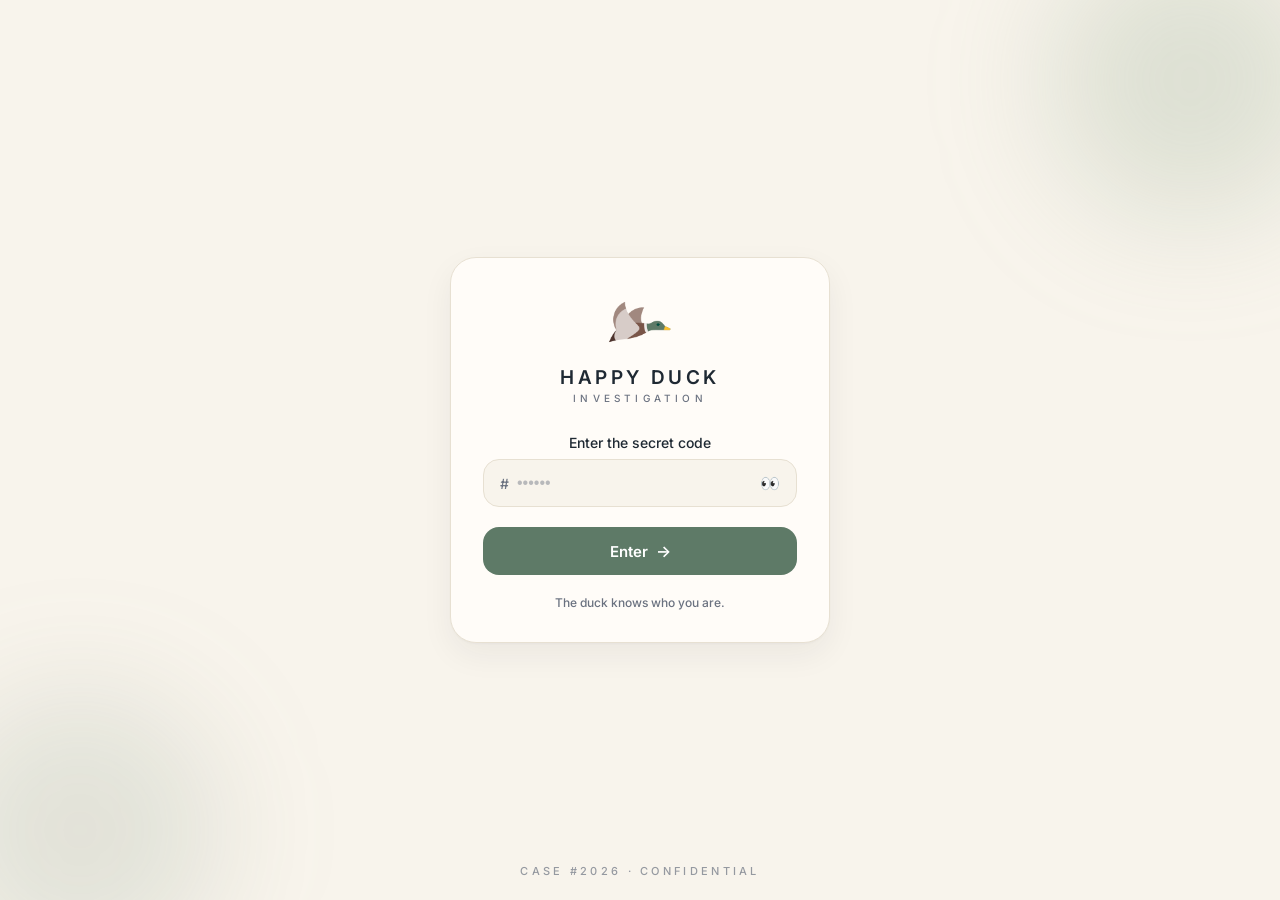
<file: 2026/index.html>
<!doctype html>
<html lang="en">
  <head>
    <meta charset="UTF-8" />
    <meta name="viewport" content="width=device-width, initial-scale=1" />
    <title>Happy Duck Investigation</title>
    <meta name="description" content="A confidential birthday mystery." />

    <!-- Apply saved dark-mode preference before first paint, so
         there's no light->dark flash on load. -->
    <script>
      (function () {
        try {
          if (localStorage.getItem("hd-theme") === "dark") {
            document.documentElement.setAttribute("data-theme", "dark");
          }
        } catch (e) {}
      })();
    </script>

    <!-- Favicon -->
    <link rel="icon" type="image/png" href="assets/favicon.png" />

    <!-- Google Fonts: Fraunces (titles), Inter (UI), JetBrains Mono (coords) -->
    <link rel="preconnect" href="https://fonts.googleapis.com" />
    <link rel="preconnect" href="https://fonts.gstatic.com" crossorigin />
    <link
      href="https://fonts.googleapis.com/css2?family=Fraunces:opsz,wght@9..144,500;9..144,600&family=Inter:wght@400;500;600&family=JetBrains+Mono:wght@500;700&display=swap"
      rel="stylesheet"
    />

    <!-- Our styles -->
    <link rel="stylesheet" href="css/styles.css" />
  </head>
  <body class="page-centered">
    <!-- Soft ambient background blobs (pure decoration) -->
    <div class="blob blob--green"></div>
    <div class="blob blob--olive"></div>

    <main class="card login-card" role="main">
      <!-- Logo + wordmark. Tapping the duck toggles dark mode. -->
      <div class="logo-block">
        <button
          id="theme-toggle"
          class="logo-btn"
          type="button"
          aria-label="Toggle dark mode"
          aria-pressed="false"
        >
          <img
            id="logo"
            class="logo"
            src="assets/logo.png"
            alt="Happy Duck logo"
          />
        </button>
        <div class="wordmark">
          <span class="wordmark__title">HAPPY DUCK</span>
          <span class="wordmark__sub">INVESTIGATION</span>
        </div>
      </div>

      <form id="login-form" class="login-form" novalidate>
        <label for="password" class="field-label">Enter the secret code</label>

        <div class="input-wrap">
          <span class="input-wrap__icon" aria-hidden="true">#</span>
          <input
            id="password"
            name="password"
            type="password"
            inputmode="numeric"
            autocomplete="off"
            placeholder="••••••"
            class="input"
            required
          />
          <button
            type="button"
            id="toggle-pw"
            class="input-wrap__toggle"
            aria-label="Show or hide code"
          >
            👀
          </button>
        </div>

        <!-- Error message, hidden until needed -->
        <p id="error" class="error-text" role="alert" hidden>
          Quack! Wrong code.
        </p>

        <button type="submit" id="submit" class="btn btn--primary btn--block">
          <span class="btn__label">Enter</span>
          <span class="btn__arrow" aria-hidden="true">→</span>
        </button>

        <p class="hint">The duck knows who you are.</p>
      </form>
    </main>

    <p class="footer-tag">CASE #2026 · CONFIDENTIAL</p>

    <!-- Shared helpers first, then this page's script -->
    <script src="js/shared.js"></script>
    <script src="js/login.js"></script>
  </body>
</html>
</file>
<file: 2026/css/styles.css>
/* ============================================================
   HAPPY DUCK INVESTIGATION — STYLES
   ------------------------------------------------------------
   Organised top-to-bottom:
   1. Design tokens (colors, fonts) as CSS variables
   2. Base / reset
   3. Reusable pieces (buttons, cards, inputs)
   4. Layout helpers
   5. Page-specific sections
   ============================================================ */

/* ---- 1. Design tokens ------------------------------------- */
:root {
  --bg: #f8f4ec;
  --card: #fffcf8;
  --primary: #5e7a67;
  --primary-dark: #4e6857;
  --secondary: #91a88c;
  --ink: #1f2933;
  --muted: #6b7280;
  --line: #e7e0d2;
  --accent: #e8a54b;
  --danger: #c05b4d;

  --font-display: "Fraunces", Georgia, serif;
  --font-sans: "Inter", system-ui, sans-serif;
  --font-mono: "JetBrains Mono", ui-monospace, monospace;

  --radius: 18px;
  --radius-lg: 26px;
  --shadow-card:
    0 1px 2px rgba(31, 41, 51, 0.03), 0 12px 32px rgba(31, 41, 51, 0.06);
  --shadow-lift: 0 20px 50px rgba(31, 41, 51, 0.12);

  --header-bg: rgba(248, 244, 236, 0.85);
  --card-translucent: rgba(255, 252, 248, 0.9);
}

/* ---- 1b. Dark theme (opt-in via [data-theme="dark"] on <html>) --
   Same tokens, night palette. Everything else in the file reads
   these variables, so most of the site repaints for free — the
   few hardcoded translucent backgrounds get their own overrides
   further down. */
:root[data-theme="dark"] {
  --bg: #14181a;
  --card: #1e2528;
  --primary: #82a68e;
  --primary-dark: #99bba4;
  --secondary: #5f7867;
  --ink: #f1efe9;
  --muted: #9aa3a8;
  --line: #2b3336;
  --accent: #e8a54b;
  --danger: #e2836f;

  --shadow-card: 0 1px 2px rgba(0, 0, 0, 0.2), 0 12px 32px rgba(0, 0, 0, 0.35);
  --shadow-lift: 0 20px 50px rgba(0, 0, 0, 0.5);

  --header-bg: rgba(20, 24, 26, 0.85);
  --card-translucent: rgba(30, 37, 40, 0.9);
}

/* Smooth crossfade when the toggle flips */
body,
.header,
.tabbar,
.card,
.menu__panel,
.modal__panel,
.room,
.clue-card,
.pill,
.input-wrap {
  transition:
    background-color 0.25s ease,
    border-color 0.25s ease,
    color 0.25s ease;
}

/* ---- 2. Base / reset -------------------------------------- */
*,
*::before,
*::after {
  box-sizing: border-box;
  margin: 0;
  padding: 0;
}

html,
body {
  background: var(--bg);
  color: var(--ink);
  font-family: var(--font-sans);
  font-size: 14px;
  font-weight: 500;
  -webkit-font-smoothing: antialiased;
  min-height: 100dvh;
}

a {
  color: inherit;
  text-decoration: none;
}

/* Ensure the hidden attribute always wins, even over our
   display:flex rules on .modal / .menu. Without this, a hidden
   overlay would still capture clicks across the page. */
[hidden] {
  display: none !important;
}

button {
  font-family: inherit;
  cursor: pointer;
}

/* Visible focus ring for keyboard users */
:where(a, button, input, [tabindex]):focus-visible {
  outline: 2.5px solid var(--primary);
  outline-offset: 2px;
  border-radius: 10px;
}

/* Respect reduced-motion preference */
@media (prefers-reduced-motion: reduce) {
  * {
    animation-duration: 0.001ms !important;
    transition-duration: 0.001ms !important;
  }
}

/* ---- 3. Reusable pieces ----------------------------------- */

/* Buttons */
.btn {
  display: inline-flex;
  align-items: center;
  justify-content: center;
  gap: 8px;
  height: 48px;
  padding: 0 24px;
  border: none;
  border-radius: 16px;
  font-size: 15px;
  font-weight: 600;
  transition:
    background-color 0.15s ease,
    transform 0.05s ease,
    opacity 0.15s ease;
}
.btn:active {
  transform: scale(0.99);
}
.btn--block {
  width: 100%;
}
.btn--primary {
  background: var(--primary);
  color: #fff;
}
.btn--primary:hover {
  background: var(--primary-dark);
}
.btn--primary:disabled {
  opacity: 0.5;
  cursor: default;
}
.btn--ghost {
  background: transparent;
  color: var(--ink);
  border: 1px solid var(--line);
}
.btn--ghost:hover {
  background: rgba(0, 0, 0, 0.03);
}
.btn--danger {
  background: transparent;
  color: var(--danger);
  border: 1px solid rgba(192, 91, 77, 0.3);
}
.btn--danger:hover {
  background: rgba(192, 91, 77, 0.05);
}
.btn__arrow {
  font-size: 16px;
}

/* Cards */
.card {
  background: var(--card);
  border: 1px solid var(--line);
  border-radius: var(--radius-lg);
  box-shadow: var(--shadow-card);
}
.pad {
  padding: 18px;
}

/* Inputs */
.field-label {
  display: block;
  font-size: 14px;
  font-weight: 500;
  color: var(--ink);
  text-align: center;
}
.input-wrap {
  display: flex;
  align-items: center;
  gap: 8px;
  height: 48px;
  padding: 0 16px;
  border: 1px solid var(--line);
  border-radius: 16px;
  background: var(--bg);
  overflow: hidden;
}
.input-wrap__icon {
  color: var(--muted);
}
.input-wrap__toggle {
  background: none;
  border: none;
  color: var(--muted);
  font-size: 16px;
  flex-shrink: 0;
}
.input {
  flex: 1;
  height: 100%;
  border: none;
  background: transparent;
  outline: none;
  font-size: 16px;
  color: var(--ink);
}
.input::placeholder {
  color: rgba(107, 114, 128, 0.45);
}
.input.mono,
.mono {
  font-family: var(--font-mono);
  letter-spacing: 0.15em;
}

/* Small text helpers */
.muted {
  color: var(--muted);
}
.small {
  font-size: 12px;
}
.strong {
  font-weight: 600;
  color: var(--ink);
}
.eyebrow {
  font-size: 11px;
  font-weight: 600;
  letter-spacing: 0.2em;
  text-transform: uppercase;
  color: var(--muted);
}
.error-text {
  margin-top: 8px;
  font-size: 14px;
  font-weight: 500;
  color: var(--danger);
  text-align: center;
}
.hint {
  margin-top: 20px;
  text-align: center;
  font-size: 12px;
  color: var(--muted);
}

/* ---- 4. Layout helpers ------------------------------------ */
.page-centered {
  position: relative;
  display: flex;
  /* NOT align-items:center — a flex item taller than the viewport gets
     centred, which pushes its top out of reach and can't be scrolled
     back to. flex-start + `margin:auto` on the child centres short
     pages exactly the same way, and lets tall ones scroll. */
  align-items: flex-start;
  justify-content: center;
  padding: 24px;
  /* Was `overflow:hidden`, which existed only to crop the blobs — but on
     <body> it also killed vertical scrolling. Clip sideways only. */
  overflow-x: clip;
}
.page-centered > main {
  margin: auto;
}
.row-between {
  display: flex;
  align-items: center;
  justify-content: space-between;
}

/* Ambient blurred blobs */
.blob {
  /* Fixed, not absolute: the negative offsets below would otherwise
     extend the scrollable area past the content now that <body> no
     longer clips its overflow. */
  position: fixed;
  width: 280px;
  height: 280px;
  border-radius: 50%;
  filter: blur(60px);
  pointer-events: none;
}
.blob--green {
  background: rgba(145, 168, 140, 0.25);
  top: -60px;
  right: -50px;
}
.blob--olive {
  background: rgba(94, 122, 103, 0.14);
  bottom: -70px;
  left: -60px;
}

/* Logo sizing (the .logo element is the <img src="assets/logo.png"> itself) */
.logo {
  width: 64px;
  height: 64px;
  display: block;
  object-fit: contain;
}
.logo--sm {
  width: 26px;
  height: 26px;
}
.logo--xs {
  width: 22px;
  height: 22px;
}
.logo--float {
  animation: float 3s ease-in-out infinite;
}
@keyframes float {
  0%,
  100% {
    transform: translateY(0);
  }
  50% {
    transform: translateY(-6px);
  }
}

/* Soft white halo around the duck silhouette in dark mode — the
   PNG is transparent outside the duck shape, so drop-shadow traces
   its outline instead of boxing it. Layered for a glow falloff. */
[data-theme="dark"] .logo {
  filter: drop-shadow(0 0 2px rgba(255, 255, 255, 0.2))
    drop-shadow(0 0 8px rgba(255, 255, 255, 0.2))
    drop-shadow(0 0 18px rgba(255, 255, 255, 0.2));
}

/* Wordmark */
.wordmark {
  text-align: center;
  margin-top: 12px;
}
.wordmark--left {
  text-align: left;
  margin-top: 0;
}
.wordmark__title {
  display: block;
  font-family: var(--font-sans);
  letter-spacing: 0.18em;
  font-weight: 600;
  font-size: 19px;
  color: var(--ink);
}
.wordmark__sub {
  display: block;
  font-size: 10px;
  letter-spacing: 0.42em;
  color: var(--muted);
  margin-top: 3px;
}

.intro .logo {
  margin: 0 auto;
}

/* ---- 5. Page: Login --------------------------------------- */
/* Tappable duck — toggles dark mode (login, intro, final). Plain
   button reset, wrapped tightly around the <img class="logo">, so
   it inherits that element's sizing exactly. display:block +
   margin:auto (rather than leaning on the parent's text-align)
   centers it reliably and forces its own line — a default button
   is inline-block and would otherwise sit shoulder-to-shoulder
   with whatever inline content follows it (e.g. final.html's
   "case isn't solved" pill). */
.logo-btn {
  display: block;
  margin: 0 auto;
  border: none;
  background: none;
  padding: 0;
  cursor: pointer;
  border-radius: 50%;
  transition: transform 0.15s ease;
}
.logo-btn:hover {
  transform: scale(1.06);
}
.logo-btn:active {
  transform: scale(0.95);
}
.login-card {
  width: 100%;
  max-width: 380px;
  padding: 32px;
  position: relative;
}
.logo-block {
  display: flex;
  flex-direction: column;
  align-items: center;
}
.login-form {
  margin-top: 30px;
}
.login-form .input-wrap {
  margin-top: 8px;
}
.login-form .btn {
  margin-top: 20px;
}
.footer-tag {
  position: absolute;
  bottom: 22px;
  font-size: 11px;
  letter-spacing: 0.3em;
  color: rgba(107, 114, 128, 0.7);
}

/* ---- 5. Page: Intro --------------------------------------- */
.case-tag {
  position: absolute;
  top: 24px;
  left: 0;
  right: 0;
  text-align: center;
  font-size: 11px;
  letter-spacing: 0.35em;
  color: var(--muted);
}
.intro {
  position: relative;
  max-width: 340px;
  text-align: center;
}
.intro__title {
  margin-top: 28px;
  font-family: var(--font-sans);
  font-weight: 500;
  font-size: 26px;
  line-height: 1.35;
  color: var(--ink);
}
.intro__text {
  margin: 16px auto 0;
  max-width: 280px;
  font-size: 15px;
  line-height: 1.6;
  color: var(--muted);
}
.intro__cta {
  margin-top: 30px;
}

/* ---- 5. Page: Dashboard — header -------------------------- */
.header {
  position: sticky;
  top: 0;
  z-index: 30;
  border-bottom: 1px solid var(--line);
  background: var(--header-bg);
  backdrop-filter: blur(8px);
}
.header__inner {
  max-width: 640px;
  margin: 0 auto;
  padding: 12px 16px;
  display: flex;
  align-items: center;
  justify-content: space-between;
}
.header__left {
  display: flex;
  align-items: center;
  gap: 8px;
}
/* .logo-btn's centering margin is for standalone pages (login,
   intro, final) — inside this flex row it would fight the row's
   own layout, so drop it back to 0 here. */
.header__left .logo-btn {
  margin: 0;
}
.header__right {
  display: flex;
  align-items: center;
  gap: 10px;
}
.header__title {
  font-family: var(--font-sans);
  font-size: 13px;
  letter-spacing: 0.14em;
  font-weight: 600;
}
.header__case {
  font-size: 10px;
  letter-spacing: 0.2em;
  color: var(--muted);
}
.icon-btn {
  display: grid;
  place-items: center;
  width: 40px;
  height: 40px;
  border: none;
  background: none;
  border-radius: 12px;
  font-size: 20px;
  color: var(--ink);
}
.icon-btn:hover {
  background: rgba(0, 0, 0, 0.04);
}

/* ---- Dashboard — slide-out menu --------------------------- */
.menu {
  position: fixed;
  inset: 0;
  z-index: 50;
}
.menu__backdrop {
  position: absolute;
  inset: 0;
  background: rgba(31, 41, 51, 0.3);
  backdrop-filter: blur(2px);
  animation: fade 0.2s ease;
}
.menu__panel {
  position: absolute;
  left: 0;
  top: 0;
  height: 100%;
  width: 82%;
  max-width: 360px;
  background: var(--card);
  box-shadow: var(--shadow-lift);
  padding: 24px;
  display: flex;
  flex-direction: column;
  animation: slide-in 0.28s cubic-bezier(0.2, 0.9, 0.3, 1);
}
@keyframes slide-in {
  from {
    transform: translateX(-100%);
  }
  to {
    transform: translateX(0);
  }
}
@keyframes fade {
  from {
    opacity: 0;
  }
  to {
    opacity: 1;
  }
}
.menu__head {
  display: flex;
  align-items: center;
  justify-content: space-between;
}
.menu__nav {
  display: flex;
  flex-direction: column;
  gap: 2px;
  margin-top: 4px;
}
.menu__item {
  display: flex;
  align-items: center;
  gap: 12px;
  width: 100%;
  padding: 12px;
  border: none;
  background: none;
  border-radius: 12px;
  text-align: left;
  font-size: 15px;
  font-weight: 500;
  color: var(--ink);
}
.menu__item span {
  color: var(--primary);
}
.menu__item:hover {
  background: rgba(0, 0, 0, 0.03);
}
.menu__item--danger {
  color: var(--danger);
}
.menu__item--danger span {
  color: var(--danger);
}
.menu__nav:first-of-type {
  margin-top: 32px;
}
.menu__divider {
  height: 1px;
  background: var(--line);
  margin: 16px 0;
}
.menu__foot {
  margin-top: auto;
  display: flex;
  align-items: center;
  gap: 12px;
  padding-top: 24px;
  color: var(--muted);
  font-size: 14px;
}
.menu__h2 {
  margin-top: 40px;
  font-family: var(--font-sans);
  font-size: 20px;
  font-weight: 600;
}
.menu__p {
  margin-top: 8px;
  font-size: 15px;
  line-height: 1.55;
  color: var(--muted);
}
.menu__p--small {
  margin-top: 12px;
  font-size: 13px;
}
.menu__actions {
  margin-top: 24px;
  display: flex;
  gap: 12px;
}
.menu__actions .btn {
  flex: 1;
}

/* Dark mode row (same rhythm as .menu__item) */
.menu__theme {
  display: flex;
  align-items: center;
  justify-content: space-between;
  padding: 12px;
}
.menu__theme-label {
  display: flex;
  align-items: center;
  gap: 12px;
  font-size: 15px;
  font-weight: 500;
  color: var(--ink);
}
.menu__theme-label span {
  color: var(--primary);
}

.switch {
  position: relative;
  flex-shrink: 0;
  width: 44px;
  height: 26px;
  padding: 3px;
  border: none;
  border-radius: 99px;
  background: var(--line);
  transition: background-color 0.2s ease;
}
.switch__thumb {
  display: block;
  width: 20px;
  height: 20px;
  border-radius: 50%;
  background: #fff;
  box-shadow: 0 1px 3px rgba(0, 0, 0, 0.25);
  transition: transform 0.2s cubic-bezier(0.2, 0.9, 0.3, 1);
}
.switch.is-on {
  background: var(--primary);
}
.switch.is-on .switch__thumb {
  transform: translateX(18px);
}

/* ---- Dashboard — content ---------------------------------- */
.dashboard {
  max-width: 640px;
  margin: 0 auto;
  padding: 20px 16px 96px;
  display: flex;
  flex-direction: column;
  gap: 14px;
}
.progress {
  margin-top: 12px;
  height: 10px;
  background: var(--line);
  border-radius: 99px;
  overflow: hidden;
}
.progress__bar {
  height: 100%;
  background: var(--primary);
  border-radius: 99px;
  transition: width 0.5s cubic-bezier(0.2, 0.9, 0.3, 1);
}
.progress__pct {
  margin-top: 6px;
  text-align: right;
  font-size: 12px;
  color: var(--muted);
}

.coord-card {
  display: block;
  border-color: rgba(94, 122, 103, 0.3);
  transition: border-color 0.15s;
}
.coord-card:hover {
  border-color: var(--primary);
}
.coord {
  margin-top: 12px;
  font-family: var(--font-mono);
  font-size: 29px;
  letter-spacing: 0.04em;
  /* JetBrains Mono has a ligature that joins consecutive "_"
     into one continuous stroke (handy for `__init__`, not for
     our per-digit placeholders — see state.js#_revealAxis).
     WebKit/Safari applies it by default; Chromium's default
     rendering happened not to here, which is why this was
     invisible in Chrome. Turn ligatures off so every digit
     placeholder stays visually separate everywhere. */
  font-variant-ligatures: none;
  font-feature-settings:
    "calt" 0,
    "liga" 0;
  color: var(--ink);
}
.coord--sm {
  font-size: 20px;
}
.coord__sep {
  color: var(--muted);
  margin: 0 6px;
}
.chevron {
  color: var(--muted);
  font-size: 20px;
}
.coord-card .coord,
.coord-card #coord-hint {
  text-align: center;
}

/* Locations grid */
.grid {
  display: grid;
  grid-template-columns: 1fr 1fr;
  gap: 12px;
}
/* 3 columns on wider screens (tablet / desktop) */
@media (min-width: 560px) {
  .grid {
    grid-template-columns: 1fr 1fr 1fr;
  }
}
.room {
  overflow: hidden;
  border-radius: var(--radius);
  border: 1px solid var(--line);
  background: var(--card);
  box-shadow: var(--shadow-card);
  text-align: left;
  padding: 0;
}
.room__img {
  position: relative;
  height: 80px;
}
.room__check {
  position: absolute;
  right: 8px;
  top: 8px;
  width: 24px;
  height: 24px;
  display: grid;
  place-items: center;
  border-radius: 50%;
  background: var(--card-translucent);
  color: var(--primary);
  font-size: 14px;
}
.room__body {
  padding: 9px 12px;
}
.room__name {
  font-size: 13px;
  font-weight: 600;
  color: var(--ink);
}
.room__status {
  font-size: 11px;
}
.room__status.is-done {
  color: var(--primary);
}
.room__status.is-todo {
  color: var(--muted);
}

/* ---- Dashboard — bottom nav ------------------------------- */
.tabbar {
  position: fixed;
  bottom: 0;
  left: 0;
  right: 0;
  z-index: 30;
  border-top: 1px solid var(--line);
  background: var(--card-translucent);
  backdrop-filter: blur(8px);
  display: flex;
  justify-content: space-around;
  padding: 10px 24px;
}
.tabbar__item {
  display: flex;
  flex-direction: column;
  align-items: center;
  gap: 2px;
  font-size: 11px;
  font-weight: 500;
  color: var(--muted);
}
.tabbar__item span {
  font-size: 18px;
}
.tabbar__item.is-active {
  color: var(--primary);
}

/* ---- Dashboard — room modal ------------------------------- */
.modal {
  position: fixed;
  inset: 0;
  z-index: 60;
  display: flex;
  align-items: flex-end;
  justify-content: center;
}
@media (min-width: 560px) {
  .modal {
    align-items: center;
  }
}
.modal__backdrop {
  position: absolute;
  inset: 0;
  background: rgba(31, 41, 51, 0.4);
  backdrop-filter: blur(2px);
  animation: fade 0.2s ease;
}
.modal__panel {
  position: relative;
  width: 100%;
  max-width: 440px;
  background: var(--card);
  border: 1px solid var(--line);
  border-radius: 26px 26px 0 0;
  padding: 24px;
  box-shadow: var(--shadow-lift);
  animation: slide-up 0.3s cubic-bezier(0.2, 0.9, 0.3, 1);
}
@media (min-width: 560px) {
  .modal__panel {
    border-radius: 26px;
  }
}
@keyframes slide-up {
  from {
    transform: translateY(40px);
    opacity: 0;
  }
  to {
    transform: translateY(0);
    opacity: 1;
  }
}
.modal__image {
  position: relative;
  height: 128px;
  border-radius: var(--radius);
  background: linear-gradient(135deg, #dce4d2, #c4d2b4);
}
.modal__close {
  position: absolute;
  right: 12px;
  top: 12px;
  width: 32px;
  height: 32px;
  display: grid;
  place-items: center;
  border: none;
  border-radius: 10px;
  background: var(--card-translucent);
  color: var(--muted);
}
.modal__head {
  display: flex;
  align-items: center;
  gap: 8px;
  margin-top: 16px;
}
.modal__pin-inline {
  color: var(--primary);
}
.modal__title {
  font-family: var(--font-sans);
  font-size: 20px;
  font-weight: 600;
}
.modal__status {
  display: inline-block;
  margin-top: 4px;
  font-size: 12px;
  font-weight: 500;
  color: var(--muted);
}
.modal__status.is-done {
  color: var(--primary);
}
.modal__desc {
  margin-top: 12px;
  font-size: 15px;
  line-height: 1.55;
  color: var(--muted);
}
.modal .field-label {
  margin-top: 20px;
}
.modal__code-row {
  display: flex;
  gap: 8px;
  margin-top: 8px;
}
.modal__code-row .input-wrap {
  flex: 1;
}
.modal__note {
  margin-top: 16px;
  text-align: center;
  font-size: 12px;
  color: var(--muted);
}

/* Feedback boxes inside modal */
.feedback {
  margin-top: 16px;
  padding: 16px;
  border-radius: var(--radius);
  font-size: 14px;
}
.feedback.is-ok {
  border: 1px solid rgba(94, 122, 103, 0.3);
  background: rgba(94, 122, 103, 0.08);
  color: var(--ink);
}
.feedback.is-ok strong {
  color: var(--primary);
}
.feedback.is-bad {
  border: 1px solid rgba(192, 91, 77, 0.3);
  background: rgba(192, 91, 77, 0.05);
  color: var(--ink);
  animation: shake 0.4s ease;
}
@keyframes shake {
  0%,
  100% {
    transform: translateX(0);
  }
  20% {
    transform: translateX(-6px);
  }
  40% {
    transform: translateX(6px);
  }
  60% {
    transform: translateX(-3px);
  }
  80% {
    transform: translateX(3px);
  }
}

/* ---- 5. Page: Clues ----------------------------------------- */
.clues-intro {
  line-height: 1.5;
}
.clue-list {
  display: flex;
  flex-direction: column;
  gap: 12px;
  list-style: none;
}
.clue-card {
  background: var(--card);
  border: 1px solid var(--line);
  border-radius: var(--radius-lg);
  box-shadow: var(--shadow-card);
  padding: 16px 18px;
  transition: opacity 0.15s ease;
}
.clue-card__head {
  display: flex;
  align-items: center;
  gap: 8px;
}
.clue-card__icon {
  font-size: 15px;
}
.clue-card__loc {
  font-size: 13px;
  font-weight: 600;
  color: var(--ink);
}
.clue-card__text {
  margin-top: 8px;
  font-size: 15px;
  line-height: 1.55;
  color: var(--ink);
}
.clue-card.is-locked {
  opacity: 0.55;
}
.clue-card.is-locked .clue-card__icon {
  filter: grayscale(1);
}
.clue-card__text--locked {
  font-weight: 500;
  color: var(--muted);
}

/* ---- 5. Page: Final --------------------------------------- */
.final-card {
  width: 100%;
  max-width: 440px;
  padding: 32px;
  text-align: center;
  position: relative;
}
.final-card .logo,
.final-locked .logo {
  margin: 0 auto;
}
.final__title {
  margin-top: 22px;
  font-family: var(--font-sans);
  font-size: 30px;
  letter-spacing: 0.04em;
  color: var(--ink);
}
.final__subtitle {
  margin-top: 8px;
  font-size: 15px;
  color: var(--muted);
}
.final__coord {
  margin-top: 18px;
  font-size: 23px;
}
.final__reveal {
  margin-top: 28px;
}
.destination {
  margin-top: 28px;
  animation: pop 0.4s cubic-bezier(0.2, 0.9, 0.3, 1.2);
}
@keyframes pop {
  from {
    transform: scale(0.96);
    opacity: 0;
  }
  to {
    transform: scale(1);
    opacity: 1;
  }
}
.destination__box {
  border: 1px solid rgba(94, 122, 103, 0.3);
  background: rgba(94, 122, 103, 0.08);
  border-radius: var(--radius);
  padding: 22px;
}
.destination__name {
  margin-top: 8px;
  font-family: var(--font-sans);
  font-size: 24px;
  color: var(--ink);
}
.destination__coord {
  margin-top: 4px;
  font-size: 14px;
  color: var(--muted);
}
.final__maps {
  margin-top: 16px;
}
.final__home {
  display: inline-block;
  margin-top: 22px;
  font-size: 14px;
  color: var(--muted);
}
.final__home:hover {
  color: var(--ink);
}

/* Final — locked view */
.final-locked {
  text-align: center;
  max-width: 340px;
}
.pill {
  display: inline-flex;
  align-items: center;
  gap: 8px;
  margin-top: 24px;
  padding: 6px 16px;
  border: 1px solid var(--line);
  background: var(--card);
  border-radius: 99px;
  font-size: 14px;
  color: var(--muted);
}
.final-locked__title {
  margin-top: 16px;
  font-family: var(--font-sans);
  font-size: 24px;
}
.final-locked__text {
  margin-top: 8px;
  font-size: 15px;
  color: var(--muted);
}
.final-locked .coord {
  margin-top: 16px;
}
.final-locked__back {
  margin-top: 32px;
}

/* ---- 5. Page: Dashboard — case files -----------------------
   Two open investigations, each locked behind a codeword that
   fills in letter by letter. Built by dashboard.js.
------------------------------------------------------------- */
.cases {
  display: flex;
  flex-direction: column;
  gap: 14px;
}
.case {
  background: var(--card);
  border: 1px solid var(--line);
  border-radius: var(--radius-lg);
  box-shadow: var(--shadow-card);
  padding: 20px;
  transition:
    border-color 0.25s ease,
    background-color 0.25s ease;
}
.case.is-solved {
  border-color: rgba(94, 122, 103, 0.45);
  background: rgba(94, 122, 103, 0.06);
}
.case__count {
  font-family: var(--font-mono);
  font-size: 13px;
  color: var(--muted);
}

/* The codeword. One box per letter, so an unsolved word reads as
   a row of gaps rather than one long rule — the same reason the
   old coordinate display had to switch ligatures off. */
.case__word {
  display: flex;
  flex-wrap: wrap;
  gap: 6px;
  margin: 14px 0 18px;
}
.slot {
  flex: 1 1 0;
  min-width: 26px;
  max-width: 44px;
  aspect-ratio: 3 / 4;
  display: flex;
  align-items: center;
  justify-content: center;
  border-radius: 8px;
  border: 1px solid var(--line);
  background: var(--bg);
  font-family: var(--font-mono);
  font-weight: 700;
  font-size: 20px;
  color: var(--muted);
  transition:
    background-color 0.3s ease,
    border-color 0.3s ease,
    color 0.3s ease;
}
.slot.is-filled {
  border-color: rgba(94, 122, 103, 0.45);
  background: rgba(94, 122, 103, 0.1);
  color: var(--ink);
  animation: pop 0.3s cubic-bezier(0.2, 0.9, 0.3, 1.2);
}

.case__guess {
  display: flex;
  gap: 10px;
  align-items: stretch;
  margin-top: 8px;
}
.case__guess .input-wrap {
  flex: 1;
}
.case__guess .btn {
  flex-shrink: 0;
}
.case__solved {
  font-size: 14px;
  font-weight: 600;
  color: var(--primary);
}

/* Named correctly, but the postcards are still out there. Amber
   rather than green: credit earned, file not open yet. */
.case.is-called {
  border-color: rgba(232, 165, 75, 0.45);
}
.case__called {
  font-size: 14px;
  font-weight: 600;
  line-height: 1.5;
  color: var(--accent);
}
.case__cta {
  margin-top: 14px;
}

/* Which case a just-found postcard belongs to */
.feedback__tag {
  display: inline-block;
  margin-left: 6px;
  padding: 1px 8px;
  border-radius: 99px;
  background: rgba(94, 122, 103, 0.15);
  font-size: 11px;
  font-weight: 600;
  letter-spacing: 0.04em;
  color: var(--primary);
}

/* ---- 5. Page: Clues — per-case grouping -------------------- */
.clue-group {
  display: flex;
  align-items: baseline;
  justify-content: space-between;
  margin-top: 10px;
}
.clue-group:first-child {
  margin-top: 0;
}
.clue-group__state {
  font-family: var(--font-mono);
  font-size: 12px;
  color: var(--muted);
}

/* ---- 5. Page: Final — two files ---------------------------- */
.locked-words {
  display: flex;
  flex-direction: column;
  gap: 14px;
  margin-top: 20px;
  text-align: left;
}
.locked-words__row .eyebrow {
  display: block;
  margin-bottom: 6px;
}
.locked-words__row.is-solved .eyebrow {
  color: var(--primary);
}
.case__word--sm {
  margin: 0;
  gap: 4px;
}
.case__word--sm .slot {
  min-width: 20px;
  max-width: 32px;
  font-size: 15px;
  border-radius: 6px;
}

.destinations {
  display: flex;
  flex-direction: column;
  gap: 16px;
  margin-top: 28px;
  text-align: left;
  animation: pop 0.4s cubic-bezier(0.2, 0.9, 0.3, 1.2);
}
.destination__kicker {
  margin-top: 4px;
  font-size: 14px;
  font-weight: 600;
  color: var(--primary);
}
.destination__body {
  margin-top: 12px;
  font-size: 14px;
  line-height: 1.6;
  color: var(--ink);
}
.destination__takeaway {
  margin-top: 12px;
  font-size: 14px;
  font-style: italic;
  color: var(--ink);
}
.destination__where {
  margin-top: 16px;
  font-size: 14px;
  font-weight: 600;
  color: var(--ink);
}
.destination__transport {
  margin-top: 2px;
  font-size: 13px;
  color: var(--muted);
}
.destination__links {
  display: flex;
  flex-direction: column;
  gap: 8px;
  margin-top: 18px;
}

/* The solved view carries two full cards now, so give it room. */
#solved-view {
  max-width: 520px;
}
</file>
